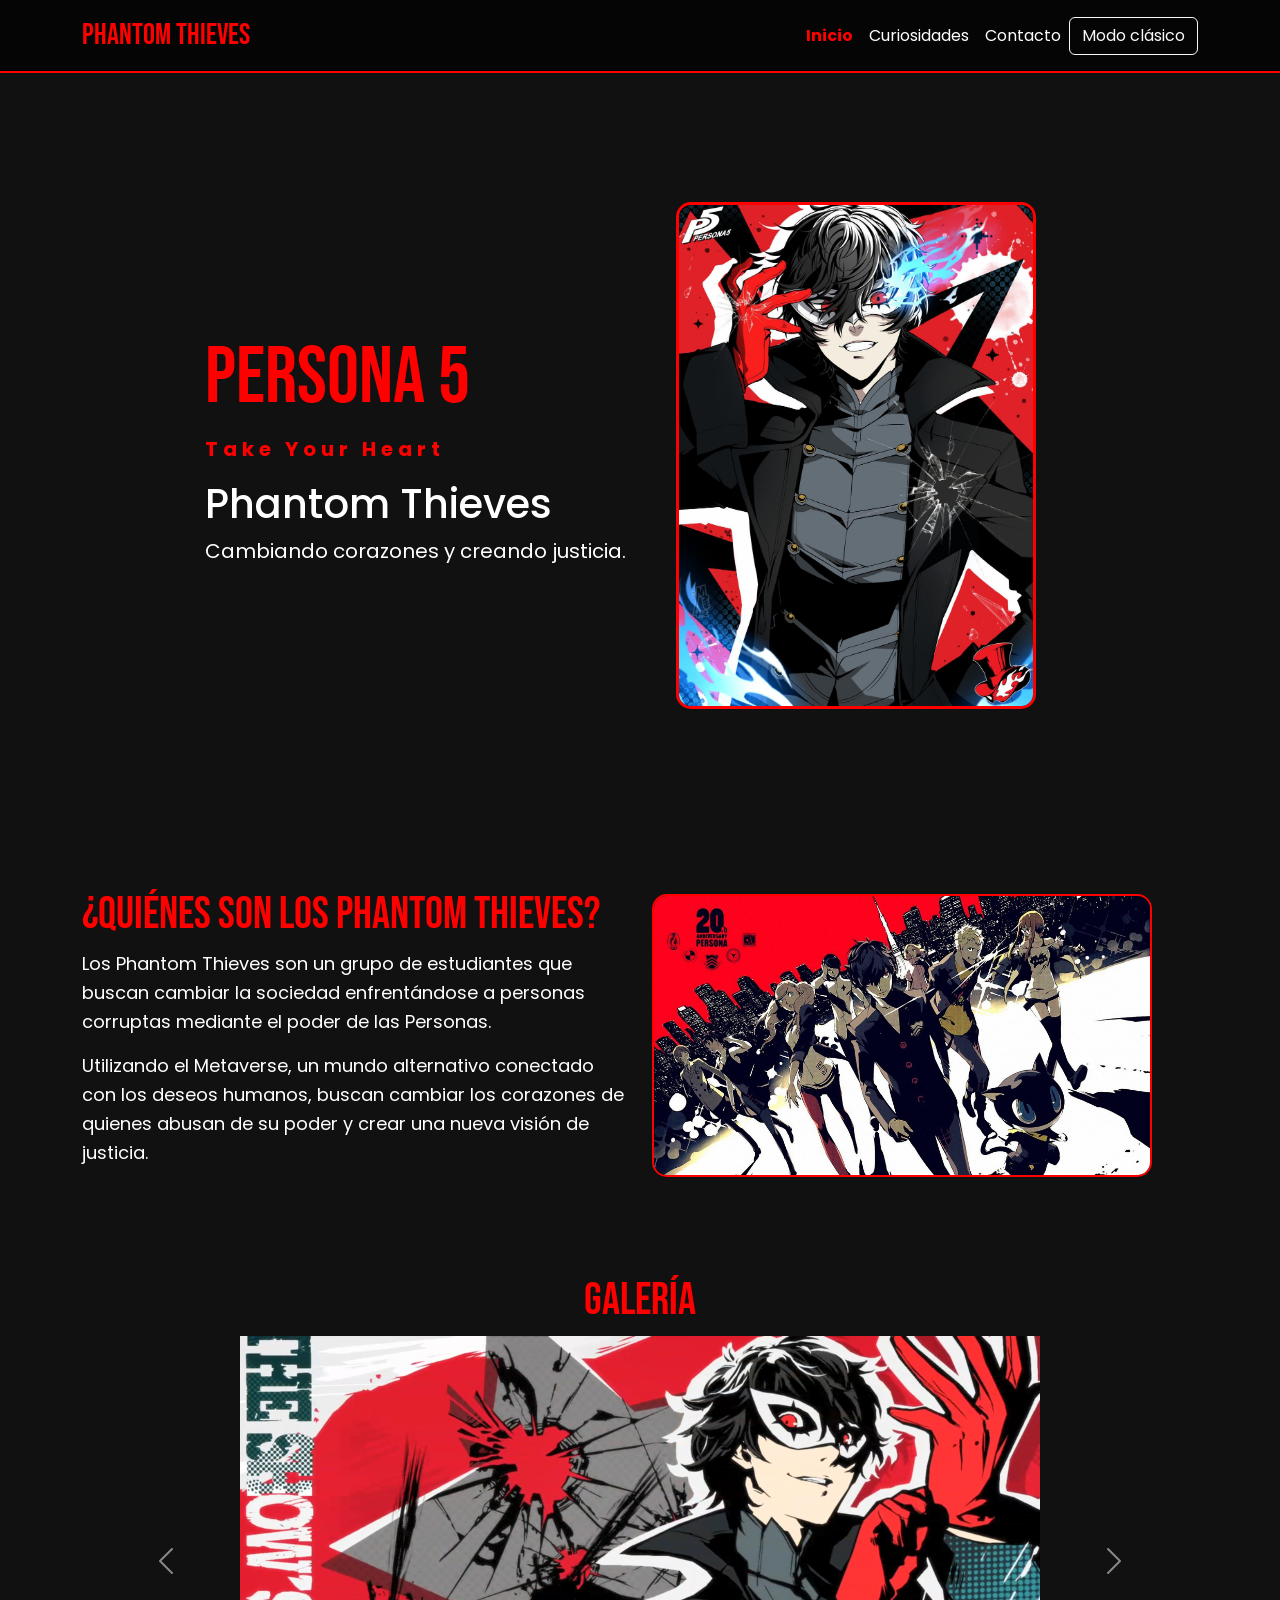
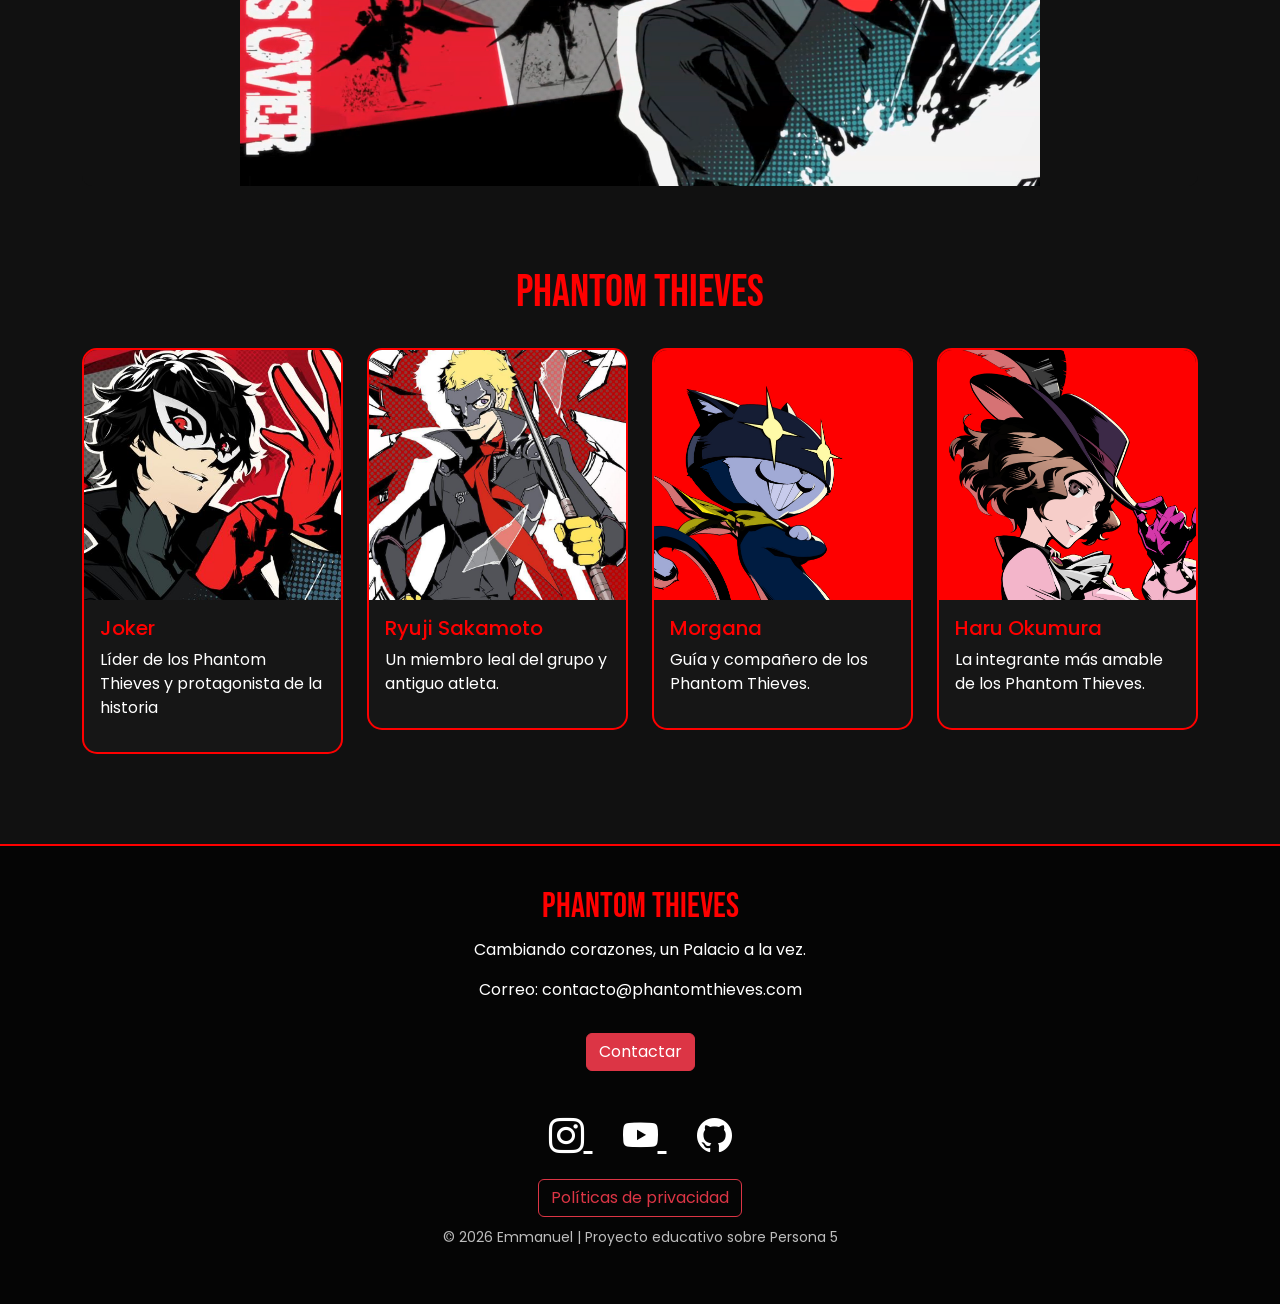
<file: index.html>
<!DOCTYPE html>
<html lang="es">

<head>

    <meta charset="UTF-8">

    <meta name="viewport" content="width=device-width, initial-scale=1.0">

    <title>Persona 5 - Phantom Thieves</title>

    <meta name="description" content="Página dedicada al universo de Persona 5 y los Phantom Thieves">

    <meta name="keywords" content="Persona 5, Persona 5 Royal, Joker, Phantom Thieves, Atlus">

    <meta name="author" content="Emmanuel">

    <link rel="icon" href="img/logophantom.png">

    <link href="https://cdn.jsdelivr.net/npm/bootstrap@5.3.3/dist/css/bootstrap.min.css" rel="stylesheet">
    <link rel="stylesheet" href="https://cdn.jsdelivr.net/npm/bootstrap-icons@1.11.3/font/bootstrap-icons.min.css">

    <link rel="preconnect" href="https://fonts.googleapis.com">

    <link rel="preconnect" href="https://fonts.gstatic.com" crossorigin>

    <link href="https://fonts.googleapis.com/css2?family=Bebas+Neue&family=Poppins:wght@300;400;600&display=swap"
        rel="stylesheet">

    <link rel="stylesheet" href="css/estilos.css">


</head>

<body>

    <nav class="navbar navbar-expand-lg navbar-dark">

        <div class="container">

            <a class="navbar-brand" href="index.html">
                Phantom Thieves
            </a>

            <button class="navbar-toggler" type="button" data-bs-toggle="collapse" data-bs-target="#menu">

                <span class="navbar-toggler-icon"></span>

            </button>

            <div class="collapse navbar-collapse" id="menu">

                <ul class="navbar-nav ms-auto">

                    <li class="nav-item">

                        <a class="nav-link active" href="index.html">

                            Inicio

                        </a>

                    </li>

                    <li class="nav-item">

                        <a class="nav-link" href="curiosidades.html">

                            Curiosidades

                        </a>

                    </li>

                    <li class="nav-item">

                        <a class="nav-link" href="contacto.html">

                            Contacto

                        </a>

                    </li>

                </ul>

                <button class="btn btn-outline-light" id="modo">

                    Modo clásico

                </button>

            </div>

        </div>

    </nav>
    <header class="hero">


        <div class="hero-text">

            <h1>
                PERSONA 5
            </h1>


            <p class="frase">
                Take Your Heart
            </p>


            <h2>
                Phantom Thieves
            </h2>


            <p>
                Cambiando corazones y creando justicia.
            </p>

        </div>

        <div class="joker">

            <img src="img/Joker1.jpeg" alt="Joker Persona 5">


            <div class="joker-info">

                Los Phantom Thieves han llegado para cambiar los corazones.

            </div>


        </div>


    </header>

    <section class="historia">


        <div class="container">


            <div class="row align-items-center">


                <div class="col-md-6">


                    <h2>
                        ¿Quiénes son los Phantom Thieves?
                    </h2>


                    <p>
                        Los Phantom Thieves son un grupo de estudiantes que buscan cambiar
                        la sociedad enfrentándose a personas corruptas mediante el poder
                        de las Personas.

                    </p>


                    <p>
                        Utilizando el Metaverse, un mundo alternativo conectado con los
                        deseos humanos, buscan cambiar los corazones de quienes abusan
                        de su poder y crear una nueva visión de justicia.
                    </p>


                </div>



                <div class="col-md-6">

                    <img src="img/phantom.jpg" class="img-fluid" alt="Phantom Thieves">


                </div>



            </div>


        </div>


    </section>

    <section class="galeria">


        <div class="container">


            <h2>
                Galería
            </h2>



            <div id="carrusel" class="carousel slide" data-bs-ride="carousel">


                <div class="carousel-inner">



                    <div class="carousel-item active">

                        <img src="img/jokerallout.png" class="d-block w-100" alt="Joker">

                    </div>



                    <div class="carousel-item">

                        <img src="img/equipo.jpg" class="d-block w-100" alt="Equipo persona 5">

                    </div>



                    <div class="carousel-item">

                        <img src="img/mementos.webp" class="d-block w-100" alt="mementos">

                    </div>



                </div>



                <button class="carousel-control-prev" type="button" data-bs-target="#carrusel" data-bs-slide="prev">

                    <span class="carousel-control-prev-icon"></span>

                </button>


                <button class="carousel-control-next" type="button" data-bs-target="#carrusel" data-bs-slide="next">

                    <span class="carousel-control-next-icon"></span>

                </button>



            </div>


        </div>


    </section>

    <section class="personajes">


        <div class="container">


            <h2>
                Phantom Thieves
            </h2>



            <div class="row">



                <div class="col-md-3">

                    <div class="card">


                        <img src="img/joker.jpg" class="card-img-top" alt="Joker">


                        <div class="card-body">

                            <h5>
                                Joker
                            </h5>

                            <p>
                                Líder de los Phantom Thieves y protagonista de la historia
                            </p>

                        </div>


                    </div>

                </div>

                <div class="col-md-3">

                    <div class="card">


                        <img src="img/ryuji.jpg" class="card-img-top" alt="Ryuji">


                        <div class="card-body">

                            <h5>
                                Ryuji Sakamoto
                            </h5>

                            <p>
                                Un miembro leal del grupo y antiguo atleta.
                            </p>

                        </div>


                    </div>

                </div>

                <div class="col-md-3">

                    <div class="card">


                        <img src="img/morgana.jpg" class="card-img-top" alt="Morgana">


                        <div class="card-body">

                            <h5>
                                Morgana
                            </h5>

                            <p>
                                Guía y compañero de los Phantom Thieves.
                            </p>

                        </div>


                    </div>

                </div>

                <div class="col-md-3">

                    <div class="card">


                        <img src="img/haru.jpg" class="card-img-top" alt="Haru">


                        <div class="card-body">

                            <h5>
                                Haru Okumura
                            </h5>

                            <p>
                                La integrante más amable de los Phantom Thieves.
                            </p>

                        </div>


                    </div>

                </div>


            </div>


        </div>


    </section>

    <div class="modal fade" id="politicas" tabindex="-1">

        <div class="modal-dialog modal-lg">

            <div class="modal-content">

                <div class="modal-header">

                    <h5 class="modal-title">

                        Políticas de Privacidad

                    </h5>

                    <button type="button" class="btn-close" data-bs-dismiss="modal">

                    </button>

                </div>

                <div class="modal-body">

                    <p>

                        Esta página ha sido desarrollada con fines educativos como proyecto sobre Persona 5.

                    </p>

                    <p>

                        No se recopilan ni almacenan datos personales de los visitantes.

                    </p>

                    <p>

                        La sección de contacto utiliza un enlace mailto: para abrir la aplicación de
                        correo del usuario y no guarda información en ningún servidor.

                    </p>

                    <hr>

                    <h6>

                        Uso del contenido

                    </h6>

                    <p>

                        Persona 5 y sus personajes pertenecen a Atlus. Este sitio no tiene fines comerciales y
                        únicamente busca demostrar el uso de tecnologías web.

                    </p>

                </div>

                <div class="modal-footer">

                    <button type="button" class="btn btn-danger" data-bs-dismiss="modal">

                        Cerrar

                    </button>

                </div>

            </div>

        </div>

    </div>

    <footer class="footer">

        <div class="container">

            <h3>

                Phantom Thieves

            </h3>

            <p>

                Cambiando corazones, un Palacio a la vez.

            </p>

            <p>

                Correo: contacto@phantomthieves.com

            </p>

            <a href="mailto:contacto@phantomthieves.com" class="btn btn-danger">

                Contactar

            </a>

            <div class="redes">

                <a href="https://www.instagram.com/atlus_west/" target="_blank">

                    <i class="bi bi-instagram"></i>

                </a>

                <a href="https://youtube.com/@atlus" target="_blank">

                    <i class="bi bi-youtube"></i>

                </a>

                <a href="https://github.com/EmmanuelD20/persona5-web" target="blank">

                    <i class="bi bi-github"></i>

                </a>

            </div>

            <button class="btn btn-outline-danger mt-3" data-bs-toggle="modal" data-bs-target="#politicas">

                Políticas de privacidad

            </button>

            <p class="copy">

                © 2026 Emmanuel | Proyecto educativo sobre Persona 5

            </p>

        </div>

    </footer>
    <script src="https://cdn.jsdelivr.net/npm/bootstrap@5.3.3/dist/js/bootstrap.bundle.min.js"></script>

    <script src="js/script.js"></script>


</body>
<!--Por fa funciona Github-->
</html>
</file>
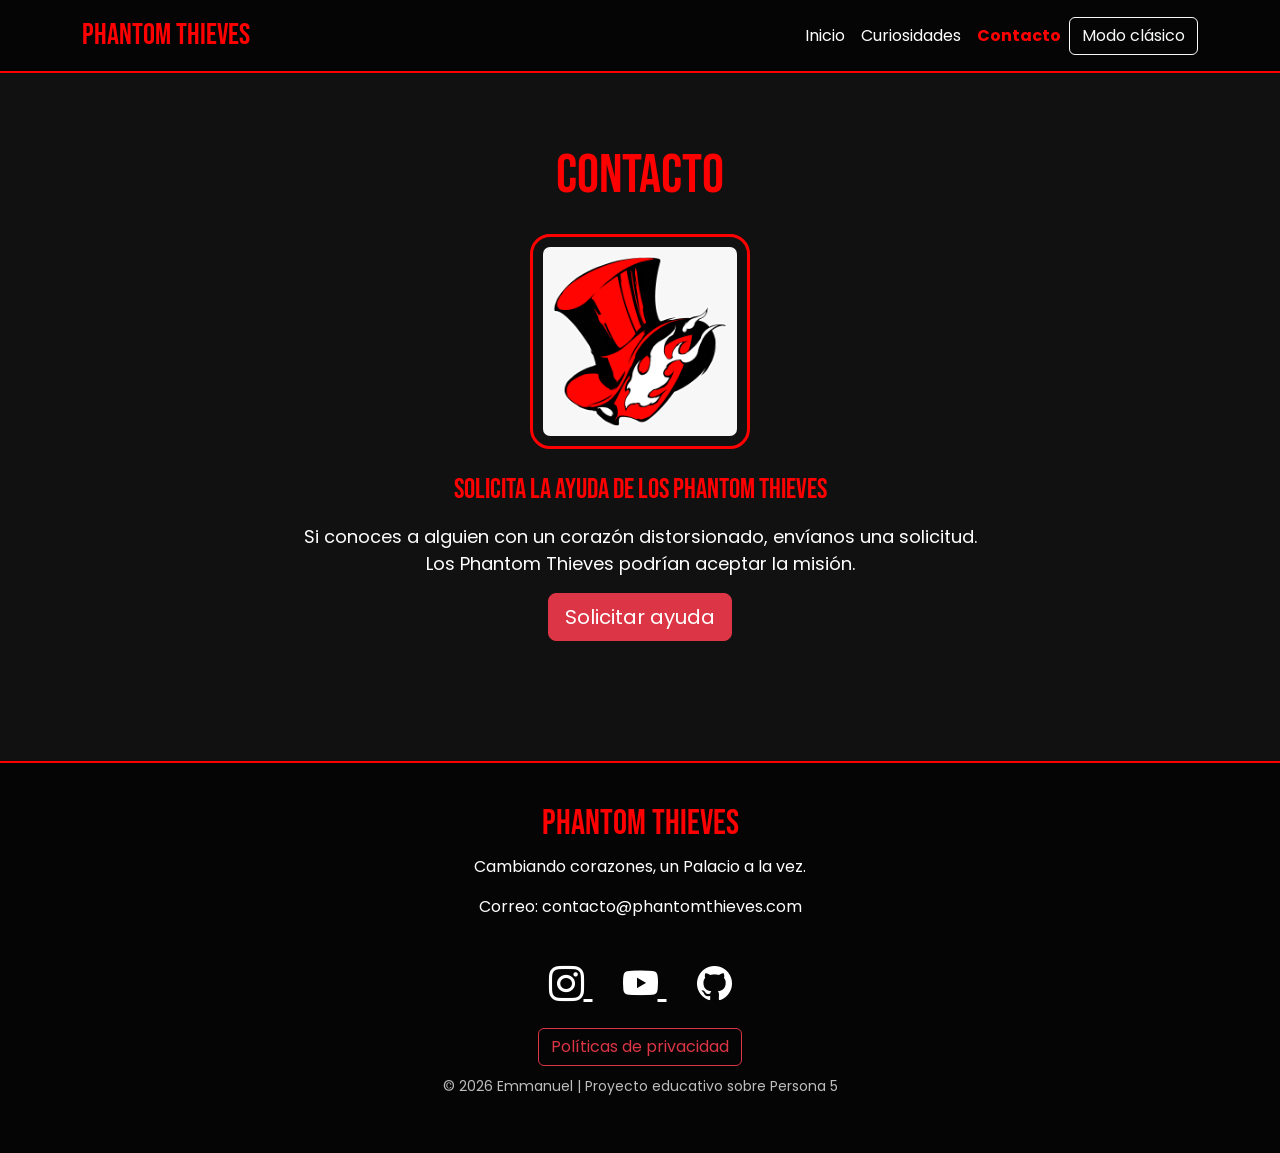
<file: contacto.html>
<!DOCTYPE html>
<html lang="es">

<head>

    <meta charset="UTF-8">

    <meta name="viewport" content="width=device-width, initial-scale=1.0">

    <title>Contacto - Persona 5</title>

    <meta name="description" content="Envía una petición a los Phantom Thieves.">

    <meta name="keywords" content="Persona 5, Phantom Thieves, Contacto">

    <meta name="author" content="Emmanuel">

    <link rel="icon" href="img/logophantom.png">

    <link href="https://cdn.jsdelivr.net/npm/bootstrap@5.3.3/dist/css/bootstrap.min.css" rel="stylesheet">

    <link rel="stylesheet" href="https://cdn.jsdelivr.net/npm/bootstrap-icons@1.11.3/font/bootstrap-icons.min.css">

    <link rel="preconnect" href="https://fonts.googleapis.com">

    <link rel="preconnect" href="https://fonts.gstatic.com" crossorigin>

    <link href="https://fonts.googleapis.com/css2?family=Bebas+Neue&family=Poppins:wght@300;400;600&display=swap"
        rel="stylesheet">

    <link rel="stylesheet" href="css/estilos.css">

</head>

<body>

    <nav class="navbar navbar-expand-lg navbar-dark">

        <div class="container">

            <a class="navbar-brand" href="index.html">

                Phantom Thieves

            </a>

            <button class="navbar-toggler" type="button" data-bs-toggle="collapse" data-bs-target="#menu">

                <span class="navbar-toggler-icon"></span>

            </button>

            <div class="collapse navbar-collapse" id="menu">

                <ul class="navbar-nav ms-auto">

                    <li class="nav-item">

                        <a class="nav-link" href="index.html">

                            Inicio

                        </a>

                    </li>

                    <li class="nav-item">

                        <a class="nav-link" href="curiosidades.html">

                            Curiosidades

                        </a>

                    </li>

                    <li class="nav-item">

                        <a class="nav-link active" href="contacto.html">

                            Contacto

                        </a>

                    </li>

                </ul>

                <button class="btn btn-outline-light" id="modo">

                    Modo clásico

                </button>

            </div>

        </div>

    </nav>

    <section class="contacto">

        <div class="container text-center">

            <h2>

                Contacto

            </h2>

            <img src="img/logophantom.png" alt="Logo Phantom Thieves" class="img-fluid contacto-logo">

            <h3 class="mt-4">

                Solicita la ayuda de los Phantom Thieves

            </h3>

            <p class="mt-3">

                Si conoces a alguien con un corazón distorsionado,
                envíanos una solicitud. Los Phantom Thieves podrían aceptar la misión.

            </p>

            <button class="btn btn-danger btn-lg mt-3" data-bs-toggle="modal" data-bs-target="#peticion">

                Solicitar ayuda

            </button>

        </div>

    </section>

    <div class="modal fade" id="peticion" tabindex="-1">

        <div class="modal-dialog">

            <div class="modal-content">

                <div class="modal-header">

                    <h5 class="modal-title">

                        Solicitud para los Phantom Thieves

                    </h5>

                    <button type="button" class="btn-close" data-bs-dismiss="modal">

                    </button>

                </div>

                <div class="modal-body text-center">

                    <img src="img/logophantom.png" alt="Logo Phantom Thieves" width="100" class="mb-3">

                    <form>

                        <div class="mb-3">

                            <label class="form-label">

                                Nombre

                            </label>

                            <input type="text" class="form-control" placeholder="Ingresa tu nombre">

                        </div>

                        <div class="mb-3">

                            <label class="form-label">

                                Correo electrónico

                            </label>

                            <input type="email" class="form-control" placeholder="correo@ejemplo.com">

                        </div>

                        <div class="mb-3">

                            <label class="form-label">

                                Describe tu petición

                            </label>

                            <textarea class="form-control" rows="4" placeholder="Cuéntanos qué sucede..."></textarea>

                        </div>

                    </form>

                </div>

                <div class="modal-footer">

                    <button type="button" class="btn btn-secondary" data-bs-dismiss="modal">

                        Cancelar

                    </button>

                    <a href="#" class="btn btn-danger" id="enviarSolicitud">

                        Enviar solicitud

                    </a>

                </div>

            </div>

        </div>

    </div>

    <div class="modal fade" id="politicas" tabindex="-1">

        <div class="modal-dialog modal-lg">

            <div class="modal-content">

                <div class="modal-header">

                    <h5 class="modal-title">

                        Políticas de Privacidad

                    </h5>

                    <button type="button" class="btn-close" data-bs-dismiss="modal">

                    </button>

                </div>

                <div class="modal-body">

                    <p>

                        Esta página ha sido desarrollada con fines educativos como proyecto sobre Persona 5.

                    </p>

                    <p>

                        No se recopilan ni almacenan datos personales de los visitantes.

                    </p>

                    <p>

                        La sección de contacto utiliza un enlace mailto: para abrir la aplicación de
                        correo del usuario y no guarda información en ningún servidor.

                    </p>

                    <hr>

                    <h6>

                        Uso del contenido

                    </h6>

                    <p>

                        Persona 5 y sus personajes pertenecen a Atlus. Este sitio no tiene fines comerciales y
                        únicamente busca demostrar el uso de tecnologías web.

                    </p>

                </div>

                <div class="modal-footer">

                    <button type="button" class="btn btn-danger" data-bs-dismiss="modal">

                        Cerrar

                    </button>

                </div>

            </div>

        </div>

    </div>

    <footer class="footer">

        <div class="container">

            <h3>

                Phantom Thieves

            </h3>

            <p>

                Cambiando corazones, un Palacio a la vez.

            </p>

            <p>

                Correo: contacto@phantomthieves.com

            </p>

            <div class="redes">

                <a href="https://www.instagram.com/atlus_west/" target="_blank">

                    <i class="bi bi-instagram"></i>

                </a>

                <a href="https://youtube.com/@atlus" target="_blank">

                    <i class="bi bi-youtube"></i>

                </a>

                <a href="https://github.com/EmmanuelD20/persona5-web" target="blank">

                    <i class="bi bi-github"></i>

                </a>

            </div>

            <button class="btn btn-outline-danger mt-3" data-bs-toggle="modal" data-bs-target="#politicas">

                Políticas de privacidad

            </button>

            <p class="copy">

                © 2026 Emmanuel | Proyecto educativo sobre Persona 5

            </p>

        </div>

    </footer>

    <script src="https://cdn.jsdelivr.net/npm/bootstrap@5.3.3/dist/js/bootstrap.bundle.min.js"></script>

    <script src="js/script.js"></script>

</body>

</html>
</file>
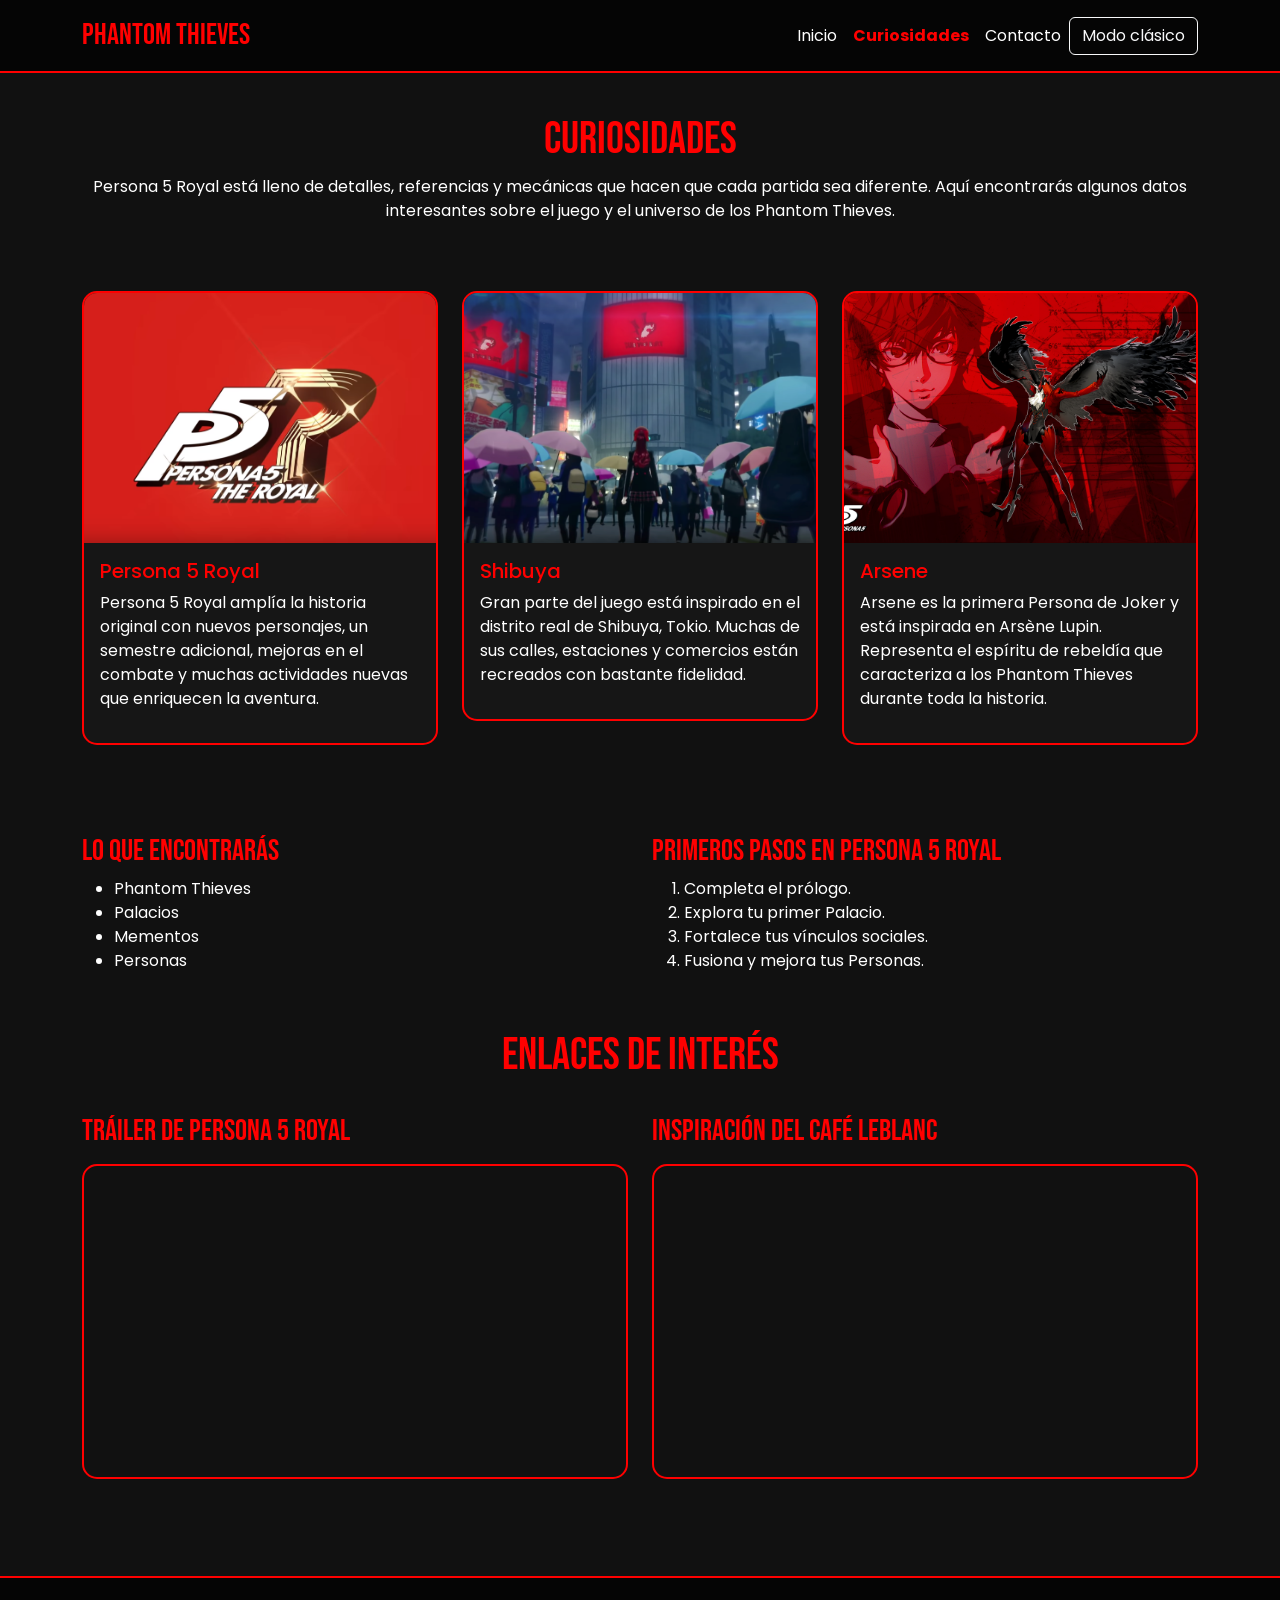
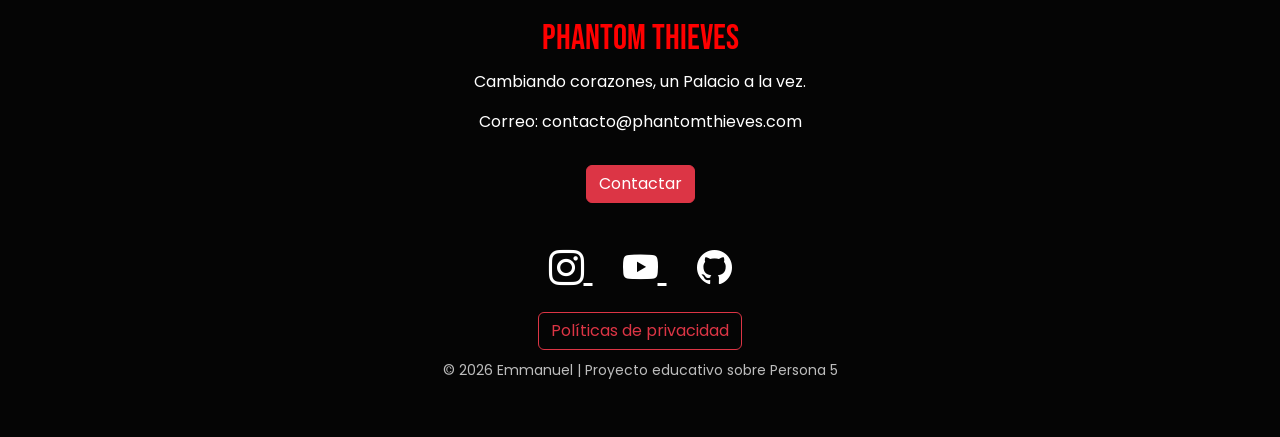
<file: curiosidades.html>
<!DOCTYPE html>
<html lang="es">

<head>

    <meta charset="UTF-8">

    <meta name="viewport" content="width=device-width, initial-scale=1.0">

    <title>Curiosidades - Persona 5</title>

    <meta name="description" content="Curiosidades y datos interesantes sobre Persona 5 Royal y los Phantom Thieves">

    <meta name="keywords" content="Persona 5, Persona 5 Royal, Curiosidades, Phantom Thieves, Joker">

    <meta name="author" content="Emmanuel">

    <link rel="icon" href="img/logophantom.png">

    <link href="https://cdn.jsdelivr.net/npm/bootstrap@5.3.3/dist/css/bootstrap.min.css" rel="stylesheet">

    <link rel="stylesheet" href="https://cdn.jsdelivr.net/npm/bootstrap-icons@1.11.3/font/bootstrap-icons.min.css">

    <link rel="preconnect" href="https://fonts.googleapis.com">

    <link rel="preconnect" href="https://fonts.gstatic.com" crossorigin>

    <link href="https://fonts.googleapis.com/css2?family=Bebas+Neue&family=Poppins:wght@300;400;600&display=swap"
        rel="stylesheet">

    <link rel="stylesheet" href="css/estilos.css">

</head>

<body>
    <nav class="navbar navbar-expand-lg navbar-dark">

        <div class="container">

            <a class="navbar-brand" href="index.html">

                Phantom Thieves

            </a>

            <button class="navbar-toggler" type="button" data-bs-toggle="collapse" data-bs-target="#menu">

                <span class="navbar-toggler-icon"></span>

            </button>

            <div class="collapse navbar-collapse" id="menu">

                <ul class="navbar-nav ms-auto">

                    <li class="nav-item">

                        <a class="nav-link" href="index.html">

                            Inicio

                        </a>

                    </li>

                    <li class="nav-item">

                        <a class="nav-link active" href="curiosidades.html">

                            Curiosidades

                        </a>

                    </li>

                    <li class="nav-item">

                        <a class="nav-link" href="contacto.html">

                            Contacto

                        </a>

                    </li>

                </ul>

                <button class="btn btn-outline-light" id="modo">

                    Modo clásico

                </button>

            </div>

        </div>

    </nav>

    <section class="noticias">

        <div class="container">

            <h2>

                Curiosidades

            </h2>

            <p class="text-center mb-5">

                Persona 5 Royal está lleno de detalles, referencias y mecánicas que hacen que cada partida sea
                diferente.
                Aquí encontrarás algunos datos interesantes sobre el juego y el universo de los Phantom Thieves.

            </p>

            <div class="row">

                <div class="col-md-4">

                    <div class="card">

                        <img src="img/royallogo.webp" class="card-img-top" alt="Persona 5 Royal">

                        <div class="card-body">

                            <h5>

                                Persona 5 Royal

                            </h5>

                            <p>

                                Persona 5 Royal amplía la historia original con nuevos personajes, un semestre
                                adicional,
                                mejoras en el combate y muchas actividades nuevas que enriquecen la aventura.

                            </p>

                        </div>

                    </div>

                </div>

                <div class="col-md-4">

                    <div class="card">

                        <img src="img/shibuya.png" class="card-img-top" alt="Shibuya">

                        <div class="card-body">

                            <h5>

                                Shibuya

                            </h5>

                            <p>

                                Gran parte del juego está inspirado en el distrito real de Shibuya, Tokio. Muchas de sus
                                calles, estaciones y comercios están recreados con bastante fidelidad.

                            </p>

                        </div>

                    </div>

                </div>

                <div class="col-md-4">

                    <div class="card">

                        <img src="img/arsene.png" class="card-img-top" alt="Arsène">

                        <div class="card-body">

                            <h5>

                                Arsene

                            </h5>

                            <p>

                                Arsene es la primera Persona de Joker y está inspirada en Arsène Lupin. Representa el
                                espíritu de rebeldía que caracteriza a los Phantom Thieves durante toda la historia.

                            </p>

                        </div>

                    </div>

                </div>

            </div>

        </div>

    </section>

    <div class="container mt-5">

        <div class="row">

            <div class="col-md-6">

                <h4 class="titulo-lista">

                    Lo que encontrarás

                </h4>

                <ul>

                    <li>Phantom Thieves</li>

                    <li>Palacios</li>

                    <li>Mementos</li>

                    <li>Personas</li>

                </ul>

            </div>

            <div class="col-md-6">

                <h4 class="titulo-lista">

                    Primeros pasos en Persona 5 Royal

                </h4>

                <ol>

                    <li>Completa el prólogo.</li>

                    <li>Explora tu primer Palacio.</li>

                    <li>Fortalece tus vínculos sociales.</li>

                    <li>Fusiona y mejora tus Personas.</li>

                </ol>

            </div>

        </div>

    </div>
    <section class="interes">

        <div class="container">

            <h2>

                Enlaces de interés

            </h2>

            <div class="row">

                <div class="col-md-6">

                    <h4>

                        Tráiler de Persona 5 Royal

                    </h4>

                    <iframe width="100%" height="315" src="https://www.youtube.com/embed/SKpSpvFCZRw"
                        title="Persona 5 Royal Trailer" allowfullscreen>

                    </iframe>

                </div>

                <div class="col-md-6">

                    <h4>

                        Inspiración del Café Leblanc

                    </h4>

                    <iframe src="https://www.google.com/maps?q=Sangenjaya,Tokyo&output=embed" width="100%" height="315"
                        loading="lazy">

                    </iframe>

                </div>

            </div>

        </div>

    </section>

    <div class="modal fade" id="politicas" tabindex="-1">

        <div class="modal-dialog modal-lg">

            <div class="modal-content">

                <div class="modal-header">

                    <h5 class="modal-title">

                        Políticas de Privacidad

                    </h5>

                    <button type="button" class="btn-close" data-bs-dismiss="modal">

                    </button>

                </div>

                <div class="modal-body">

                    <p>

                        Esta página ha sido desarrollada con fines educativos como proyecto sobre Persona 5.

                    </p>

                    <p>

                        No se recopilan ni almacenan datos personales de los visitantes.

                    </p>

                    <p>

                        La sección de contacto utiliza un enlace mailto: para abrir la aplicación de
                        correo del usuario y no guarda información en ningún servidor.

                    </p>

                    <hr>

                    <h6>

                        Uso del contenido

                    </h6>

                    <p>

                        Persona 5 y sus personajes pertenecen a Atlus. Este sitio no tiene fines comerciales y
                        únicamente busca demostrar el uso de tecnologías web.

                    </p>

                </div>

                <div class="modal-footer">

                    <button type="button" class="btn btn-danger" data-bs-dismiss="modal">

                        Cerrar

                    </button>

                </div>

            </div>

        </div>

    </div>

    <footer class="footer">

        <div class="container">

            <h3>

                Phantom Thieves

            </h3>

            <p>

                Cambiando corazones, un Palacio a la vez.

            </p>

            <p>

                Correo: contacto@phantomthieves.com

            </p>

            <a href="mailto:contacto@phantomthieves.com" class="btn btn-danger">

                Contactar

            </a>

            <div class="redes">

                <a href="https://www.instagram.com/atlus_west/" target="_blank">

                    <i class="bi bi-instagram"></i>

                </a>

                <a href="https://youtube.com/@atlus" target="_blank">

                    <i class="bi bi-youtube"></i>

                </a>

                <a href="https://github.com/EmmanuelD20/persona5-web" target="blank">

                    <i class="bi bi-github"></i>

                </a>

            </div>

            <button class="btn btn-outline-danger mt-3" data-bs-toggle="modal" data-bs-target="#politicas">

                Políticas de privacidad

            </button>

            <p class="copy">

                © 2026 Emmanuel | Proyecto educativo sobre Persona 5

            </p>

        </div>

    </footer>

    <script src="https://cdn.jsdelivr.net/npm/bootstrap@5.3.3/dist/js/bootstrap.bundle.min.js"></script>

    <script src="js/script.js"></script>

</body>

</html>
</file>
<file: css/estilos.css>
body {

    background-color: #111;

    color: white;

    font-family: 'Poppins', sans-serif;

}

/* Navbar */

.navbar {

    background-color: #050505;

    border-bottom: 2px solid red;

}


.navbar-brand {

    font-family: 'Bebas Neue', sans-serif;

    font-size: 30px;

    color: red;

}


.nav-link {

    color: white !important;

}


.nav-link:hover {

    color: red !important;

}





/* Hero */

.hero {

    min-height: 85vh;

    padding: 50px;

    display: flex;

    justify-content: center;

    align-items: center;

    gap: 50px;

    text-align: left;

}



.hero h1 {

    color: red;

    font-family: 'Bebas Neue', sans-serif;

    font-size: 80px;

}



.hero h2 {

    font-size: 40px;

}



.hero p {

    font-size: 20px;

}



.frase {

    color: red;

    font-weight: bold;

    letter-spacing: 5px;

}



.joker {

    position: relative;

}



.joker img {

    width: 400px;

    max-width: 90%;

    border: 3px solid red;

    border-radius: 15px;

    transition: 0.3s;

}



.joker img:hover {

    transform: scale(1.05);

    border-color: white;

}



.joker-info {

    position: absolute;

    bottom: 20px;

    left: 20px;

    right: 20px;

    background-color: rgba(0, 0, 0, 0.8);

    padding: 15px;

    border-left: 3px solid red;

    opacity: 0;

    transition: 0.3s;

}



.joker:hover .joker-info {

    opacity: 1;

}





/* Historia */

.historia {

    padding: 50px 20px;

}



.historia h2 {

    color: red;

    font-family: 'Bebas Neue', sans-serif;

    font-size: 45px;

}



.historia p {

    font-size: 18px;

    line-height: 1.6;

}



.historia img {

    width: 500px;

    max-width: 100;

    border-radius: 15px;

    border: 2px solid red;

}





/* Galeria */

.galeria {

    padding: 40px 20px;

}



.galeria h2 {

    color: red;

    font-family: 'Bebas Neue', sans-serif;

    font-size: 45px;

    text-align: center;

}

.carousel img {

    height: 450px;

    width: 100%;

    object-fit: contain;

    border-radius: 10px;

    background-color: #111;

}

/* Personajes */

.personajes {

    padding: 40px 20px;

}



.personajes h2 {

    color: red;

    font-family: 'Bebas Neue', sans-serif;

    font-size: 45px;

    text-align: center;

}



.card {

    background-color: #161616;

    color: white;

    border: 2px solid red;

    border-radius: 15px;

    overflow: hidden;

    margin-top: 20px;

}



.card img {

    height: 250px;

    width: 100%;

    object-fit: cover;

}



.card h5 {

    color: red;

}



.card:hover {

    transform: scale(1.03);

    transition: 0.3s;

}





@media(max-width:768px) {


    .hero {

        flex-direction: column;

        text-align: center;

    }


    .hero h1 {

        font-size: 60px;

    }

}

.noticias {

    padding: 40px 20px;

}


.noticias h2 {

    text-align: center;

    color: red;

    font-family: 'Bebas Neue', sans-serif;

    font-size: 45px;

}

.interes {

    padding: 40px 20px;

}

.interes h2 {

    text-align: center;

    color: red;

    font-family: 'Bebas Neue', sans-serif;

    font-size: 45px;

    margin-bottom: 30px;

}

.interes h4 {

    margin-bottom: 15px;

    color: red;

    font-family: 'Bebas Neue', sans-serif;

    font-size: 30px;


}

.interes iframe {

    border-radius: 15px;

    border: 2px solid red;

}

.btn-outline-light:hover {

    background-color: white;

    color: black;

}

.claro {

    background-color: #f5f5f5;

    color: black;

}

.claro .navbar {

    background-color: white !important;

    border-bottom: 3px solid red;

}

.claro .navbar-brand {

    color: black !important;

}

.claro .navbar-brand:hover {

    color: red !important;

}

.claro .nav-link {

    color: black !important;

}

.claro .nav-link:hover {

    color: red !important;

}

.claro h1,
.claro h2,
.claro h4,
.claro h5 {

    color: red;

}

.claro p {

    color: black;

}

.claro .frase {

    color: red;

}

.claro .hero img {

    border: 3px solid red;

}

.claro .hero img:hover {

    border-color: red;

}

.claro .joker-info {

    background-color: rgba(255, 255, 255, 0.90);

    color: black;

}

.claro .joker-info p {

    color: black;

}

.claro .joker-info h3 {

    color: red;

}

.claro .card {

    background-color: white;

    color: black;

    border: 2px solid red;

}

.claro .card p {

    color: black;

}

.claro .btn-outline-light {

    background-color: black;

    color: white;

    border-color: black;

}

.claro .btn-outline-light:hover {

    background-color: red;

    color: white;

    border-color: red;

}

.claro .carousel-control-prev-icon,
.claro .carousel-control-next-icon {

    background-color: rgba(255, 255, 255, 0.3);

    border-radius: 50%;

}

.redes {

    text-align: center;

    margin-top: 40px;

}

.redes a {

    color: white;

    font-size: 35px;

    margin: 0 15px;

    transition: 0.3s;

}

.redes a:hover {

    color: red;

}

.claro .redes a {

    color: black;

}

.claro .redes a:hover {

    color: red;

}

.noticias ul,
.noticias ol {

    margin-top: 20px;

    font-size: 18px;

}

.noticias li {

    margin-bottom: 10px;

}

.footer {

    background-color: #050505;

    border-top: 2px solid red;

    padding: 40px 20px;

    text-align: center;

    margin-top: 50px;

}

.footer h3 {

    color: red;

    font-family: 'Bebas Neue', sans-serif;

    font-size: 35px;

}

.footer p {

    margin-top: 10px;

}

.footer .btn {

    margin-top: 15px;

}

.copy {

    margin-top: 30px;

    font-size: 14px;

    color: #bdbdbd;

}

.claro .footer {

    background-color: white;

    border-top: 2px solid red;

}

.claro .footer p {

    color: black;

}

.claro .copy {

    color: #555;

}
.titulo-lista{

    color:red;

    font-family:'Bebas Neue', sans-serif;

    font-size:30px;

}
.nav-link.active{

    color:red !important;

    font-weight:bold;

}

.claro .nav-link.active{

    color:red !important;

}
/* ================= CONTACTO ================= */

.contacto{

    padding:70px 20px;

    text-align:center;

}

.contacto h2{

    color:red;

    font-family:'Bebas Neue', sans-serif;

    font-size:55px;

    margin-bottom:25px;

}

.contacto h3{

    color:red;

    font-family:'Bebas Neue', sans-serif;

}

.contacto p{

    font-size:18px;

    max-width:700px;

    margin:auto;

}

.contacto-logo{

    width:220px;

    border:3px solid red;

    border-radius:20px;

    padding:10px;

    background:#111;

    transition:.3s;

}

.contacto-logo:hover{

    transform:scale(1.08);

}

.claro .contacto-logo{

    background:white;

    border-color:red;

}
/* ================= MODAL ================= */

.modal-content{

    background:#111;

    color:white;

    border:2px solid red;

    border-radius:15px;

}

.modal-header{

    border-bottom:1px solid red;

}

.modal-footer{

    border-top:1px solid red;

}

.modal-title{

    color:red;

    font-family:'Bebas Neue', sans-serif;

    font-size:32px;

}

.form-label{

    color:red;

    font-weight:bold;

}

.form-control{

    background:#1b1b1b;

    color:white;

    border:1px solid red;

}

.form-control:focus{

    background:#1b1b1b;

    color:white;

    border-color:red;

    box-shadow:0 0 8px rgba(255,0,0,.5);

}

.form-control::placeholder{

    color:#bbbbbb;

}

.btn-close{

    filter:invert(1);

}

/* ============ MODO CLÁSICO ============ */

.claro .modal-content{

    background:white;

    color:black;

    border:2px solid red;

}

.claro .form-control{

    background:white;

    color:black;

    border:1px solid red;

}

.claro .form-control:focus{

    background:white;

    color:black;

}

.claro .form-label{

    color:red;

}

.claro .btn-close{

    filter:none;

}
.modal-content{

    background:#111;
    color:white;
    border:2px solid red;

}

.modal-title{

    color:red;
    font-family:'Bebas Neue', sans-serif;

}

.claro .modal-content{

    background:white;
    color:black;

}
</file>
